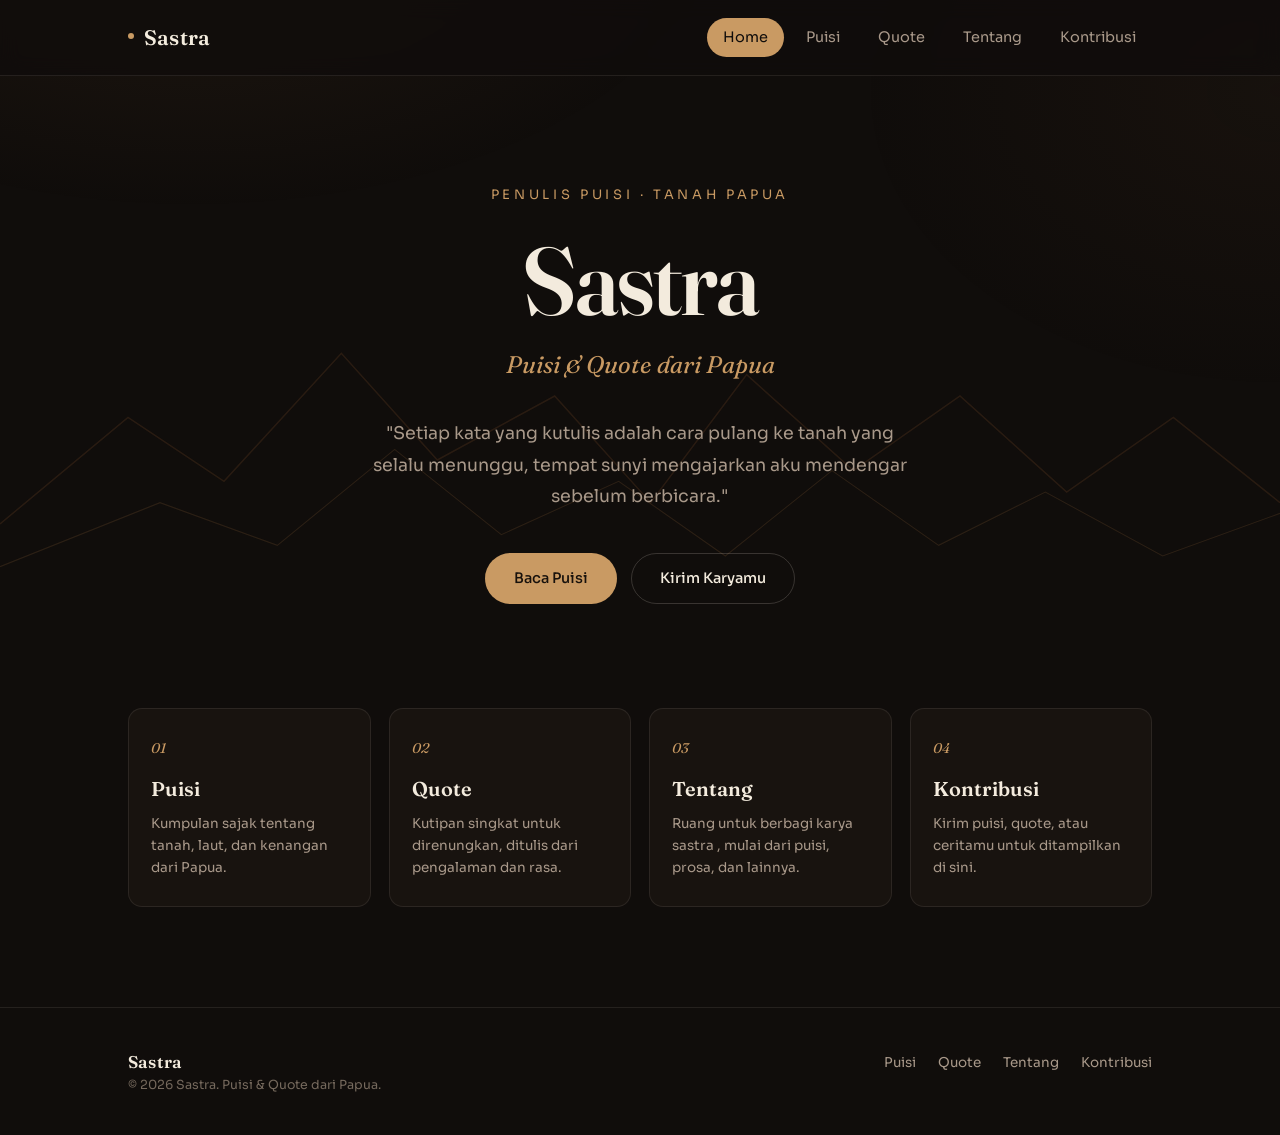
<file: index.html>
<!DOCTYPE html>
<html lang="id">
<head>
<meta charset="UTF-8" />
<meta name="viewport" content="width=device-width, initial-scale=1.0" />
<title>Sastra — Puisi &amp; Quote dari Papua</title>
<meta name="description" content="Sastra, wadah untuk puisi dan quote dari Papua. Berbagi karya sastra dan tulisan inspiratif." />
<link rel="preconnect" href="https://fonts.googleapis.com" />
<link rel="preconnect" href="https://fonts.gstatic.com" crossorigin />
<link href="https://fonts.googleapis.com/css2?family=Fraunces:ital,wght@0,500;0,600;1,500&family=Sora:wght@400;500;600&display=swap" rel="stylesheet" />
<link rel="stylesheet" href="style.css" />
</head>
<body>

<header class="site-header">
  <nav class="nav">
    <a href="index.html" class="brand"><span class="dot"></span>Sastra</a>
    <button class="nav-toggle" aria-label="Buka menu" aria-expanded="false">
      <span></span><span></span><span></span>
    </button>
    <ul class="nav-links">
      <li><a href="index.html">Home</a></li>
      <li><a href="puisi.html">Puisi</a></li>
      <li><a href="quote.html">Quote</a></li>
      <li><a href="tentang.html">Tentang</a></li>
      <li><a href="kontribusi.html">Kontribusi</a></li>
    </ul>
  </nav>
</header>

<main>
  <section class="hero">
    <svg class="hero-motif" viewBox="0 0 1200 500" preserveAspectRatio="xMidYMax slice" aria-hidden="true">
      <path d="M0 420 L120 320 L210 380 L320 260 L410 360 L520 300 L610 400 L700 280 L800 370 L900 300 L1000 390 L1100 320 L1200 400"
            fill="none" stroke="#6f4526" stroke-width="1.4" opacity="0.5"/>
      <path d="M0 460 L150 400 L260 440 L370 350 L470 430 L580 380 L680 450 L780 370 L880 440 L980 390 L1090 450 L1200 410"
            fill="none" stroke="#a2703f" stroke-width="1" opacity="0.35"/>
    </svg>
    <div class="container hero-inner">
      <p class="hero-kicker">Penulis Puisi &middot; Tanah Papua</p>
      <h1>Sastra</h1>
      <p class="hero-subtitle">Puisi &amp; Quote dari Papua</p>
      <p class="hero-quote">
        "Setiap kata yang kutulis adalah cara pulang ke tanah yang selalu menunggu,
        tempat sunyi mengajarkan aku mendengar sebelum berbicara."
      </p>
      <div class="hero-actions">
        <a href="puisi.html" class="btn btn-primary">Baca Puisi</a>
        <a href="kontribusi.html" class="btn btn-outline">Kirim Karyamu</a>
      </div>
    </div>
  </section>

  <section class="explore">
    <div class="container explore-grid">
      <a href="puisi.html" class="explore-card">
        <span class="num">01</span>
        <h3>Puisi</h3>
        <p>Kumpulan sajak tentang tanah, laut, dan kenangan dari Papua.</p>
      </a>
      <a href="quote.html" class="explore-card">
        <span class="num">02</span>
        <h3>Quote</h3>
        <p>Kutipan singkat untuk direnungkan, ditulis dari pengalaman dan rasa.</p>
      </a>
      <a href="tentang.html" class="explore-card">
        <span class="num">03</span>
        <h3>Tentang</h3>
        <p>Ruang untuk berbagi karya sastra , mulai dari puisi, prosa, dan lainnya.</p>
      </a>
      <a href="kontribusi.html" class="explore-card">
        <span class="num">04</span>
        <h3>Kontribusi</h3>
        <p>Kirim puisi, quote, atau ceritamu untuk ditampilkan di sini.</p>
      </a>
    </div>
  </section>
</main>

<footer class="site-footer">
  <div class="container footer-inner">
    <span class="brand">Sastra</span>
    <ul class="footer-links">
      <li><a href="puisi.html">Puisi</a></li>
      <li><a href="quote.html">Quote</a></li>
      <li><a href="tentang.html">Tentang</a></li>
      <li><a href="kontribusi.html">Kontribusi</a></li>
    </ul>
  </div>
  <div class="container">
    <p class="footer-note">&copy; 2026 Sastra. Puisi &amp; Quote dari Papua.</p>
  </div>
</footer>

<script src="script.js"></script>
</body>
</html>
</file>
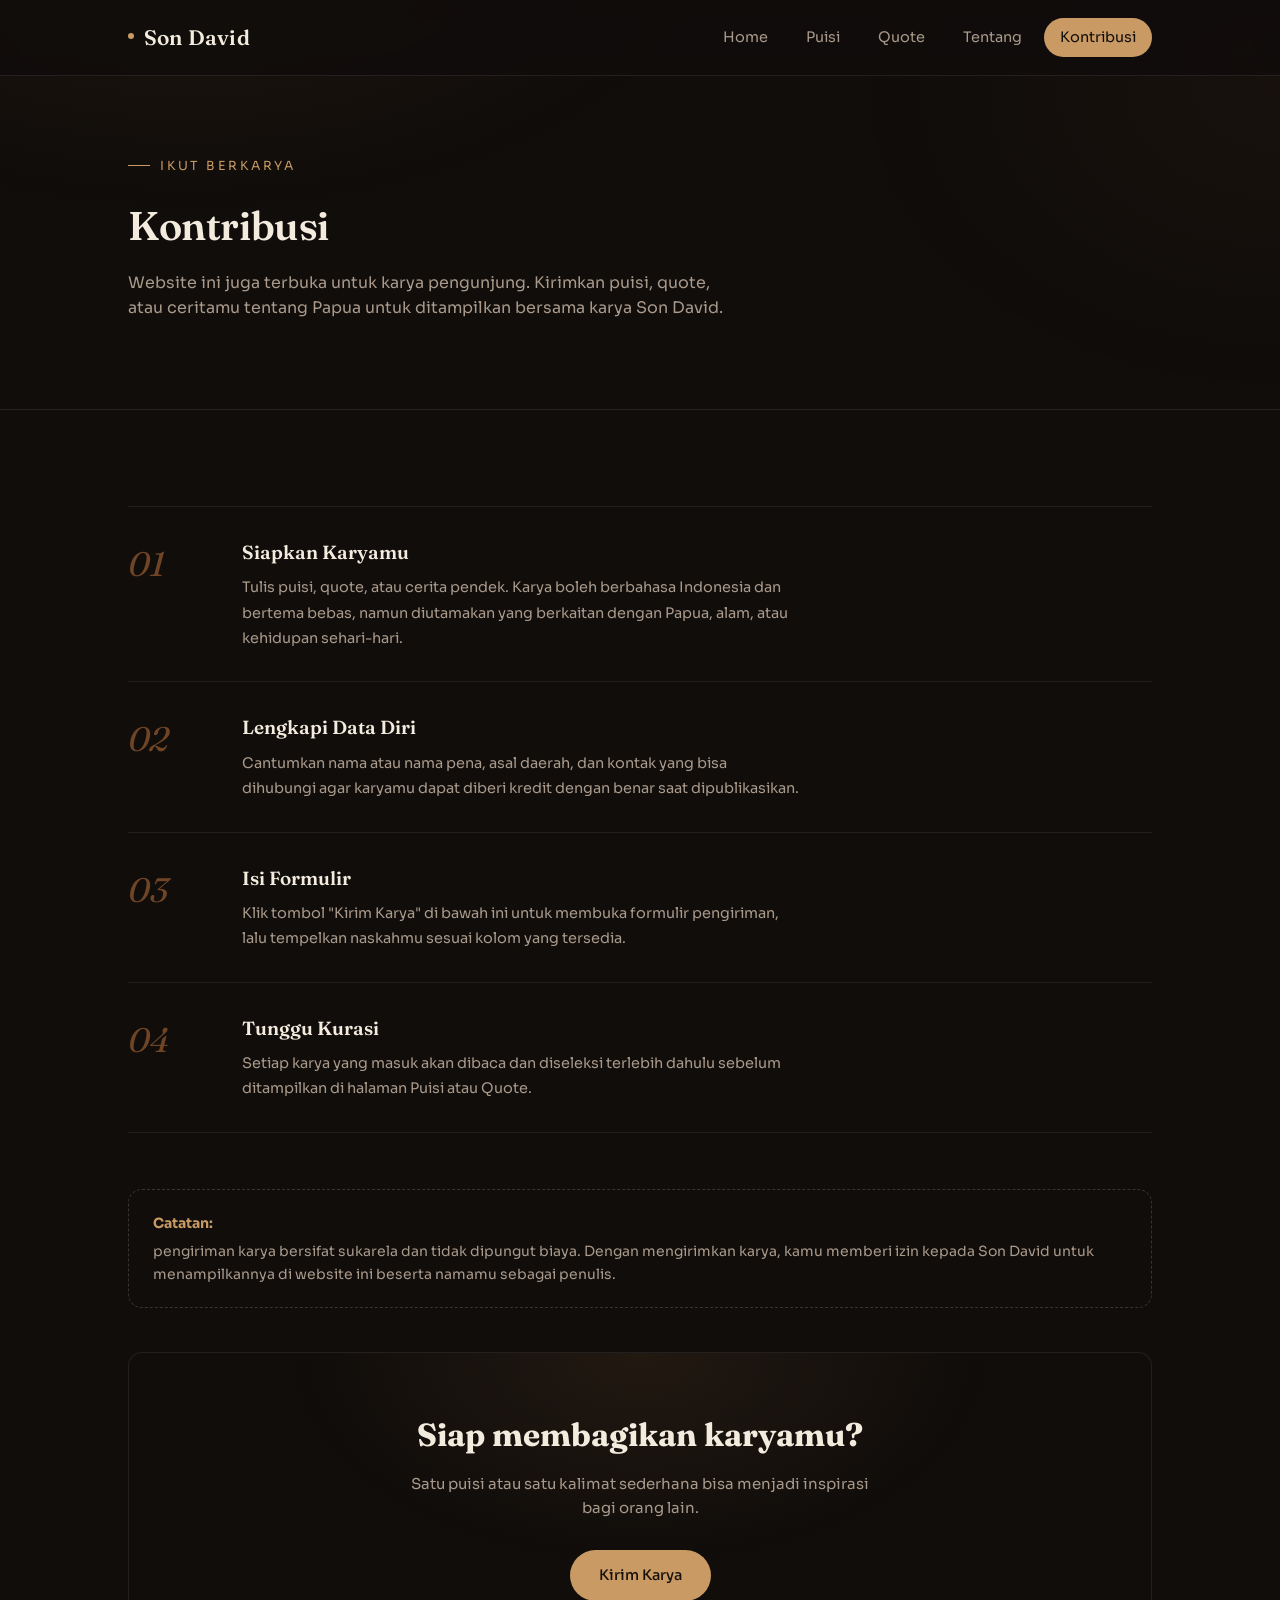
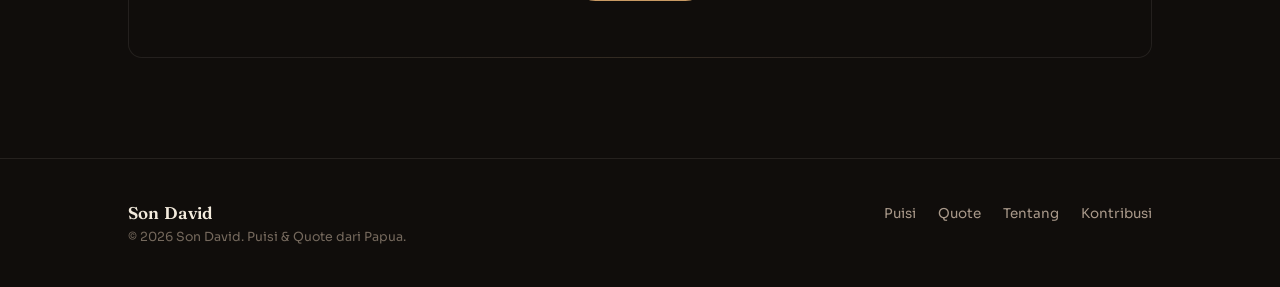
<file: kontribusi.html>
<!DOCTYPE html>
<html lang="id">
<head>
<meta charset="UTF-8" />
<meta name="viewport" content="width=device-width, initial-scale=1.0" />
<title>Kontribusi — Son David</title>
<meta name="description" content="Cara mengirimkan puisi, quote, atau cerita untuk ditampilkan di website Son David." />
<link rel="preconnect" href="https://fonts.googleapis.com" />
<link rel="preconnect" href="https://fonts.gstatic.com" crossorigin />
<link href="https://fonts.googleapis.com/css2?family=Fraunces:ital,wght@0,500;0,600;1,500&family=Sora:wght@400;500;600&display=swap" rel="stylesheet" />
<link rel="stylesheet" href="style.css" />
</head>
<body>

<header class="site-header">
  <nav class="nav">
    <a href="index.html" class="brand"><span class="dot"></span>Son David</a>
    <button class="nav-toggle" aria-label="Buka menu" aria-expanded="false">
      <span></span><span></span><span></span>
    </button>
    <ul class="nav-links">
      <li><a href="index.html">Home</a></li>
      <li><a href="puisi.html">Puisi</a></li>
      <li><a href="quote.html">Quote</a></li>
      <li><a href="tentang.html">Tentang</a></li>
      <li><a href="kontribusi.html">Kontribusi</a></li>
    </ul>
  </nav>
</header>

<main>
  <section class="page-hero">
    <div class="container">
      <p class="eyebrow">Ikut Berkarya</p>
      <h1 class="section-title">Kontribusi</h1>
      <p class="section-lede">
        Website ini juga terbuka untuk karya pengunjung. Kirimkan puisi, quote,
        atau ceritamu tentang Papua untuk ditampilkan bersama karya Son David.
      </p>
    </div>
  </section>

  <section class="content-section">
    <div class="container">
      <div class="steps">
        <div class="step-row">
          <span class="step-index">01</span>
          <div>
            <h3>Siapkan Karyamu</h3>
            <p>Tulis puisi, quote, atau cerita pendek. Karya boleh berbahasa Indonesia dan bertema bebas, namun diutamakan yang berkaitan dengan Papua, alam, atau kehidupan sehari-hari.</p>
          </div>
        </div>
        <div class="step-row">
          <span class="step-index">02</span>
          <div>
            <h3>Lengkapi Data Diri</h3>
            <p>Cantumkan nama atau nama pena, asal daerah, dan kontak yang bisa dihubungi agar karyamu dapat diberi kredit dengan benar saat dipublikasikan.</p>
          </div>
        </div>
        <div class="step-row">
          <span class="step-index">03</span>
          <div>
            <h3>Isi Formulir</h3>
            <p>Klik tombol "Kirim Karya" di bawah ini untuk membuka formulir pengiriman, lalu tempelkan naskahmu sesuai kolom yang tersedia.</p>
          </div>
        </div>
        <div class="step-row">
          <span class="step-index">04</span>
          <div>
            <h3>Tunggu Kurasi</h3>
            <p>Setiap karya yang masuk akan dibaca dan diseleksi terlebih dahulu sebelum ditampilkan di halaman Puisi atau Quote.</p>
          </div>
        </div>
      </div>

      <p class="contrib-note">
        <strong>Catatan:</strong> pengiriman karya bersifat sukarela dan tidak dipungut biaya.
        Dengan mengirimkan karya, kamu memberi izin kepada Son David untuk menampilkannya di website ini beserta namamu sebagai penulis.
      </p>

      <div class="cta-block">
        <h3>Siap membagikan karyamu?</h3>
        <p>Satu puisi atau satu kalimat sederhana bisa menjadi inspirasi bagi orang lain.</p>
        <a
          href="https://forms.gle/GANTI-DENGAN-LINK-FORM-ANDA"
          class="btn btn-primary"
          target="_blank"
          rel="noopener noreferrer"
        >
          Kirim Karya
        </a>
      </div>
    </div>
  </section>
</main>

<footer class="site-footer">
  <div class="container footer-inner">
    <span class="brand">Son David</span>
    <ul class="footer-links">
      <li><a href="puisi.html">Puisi</a></li>
      <li><a href="quote.html">Quote</a></li>
      <li><a href="tentang.html">Tentang</a></li>
      <li><a href="kontribusi.html">Kontribusi</a></li>
    </ul>
  </div>
  <div class="container">
    <p class="footer-note">&copy; 2026 Son David. Puisi &amp; Quote dari Papua.</p>
  </div>
</footer>

<script src="script.js"></script>
</body>
</html>
</file>
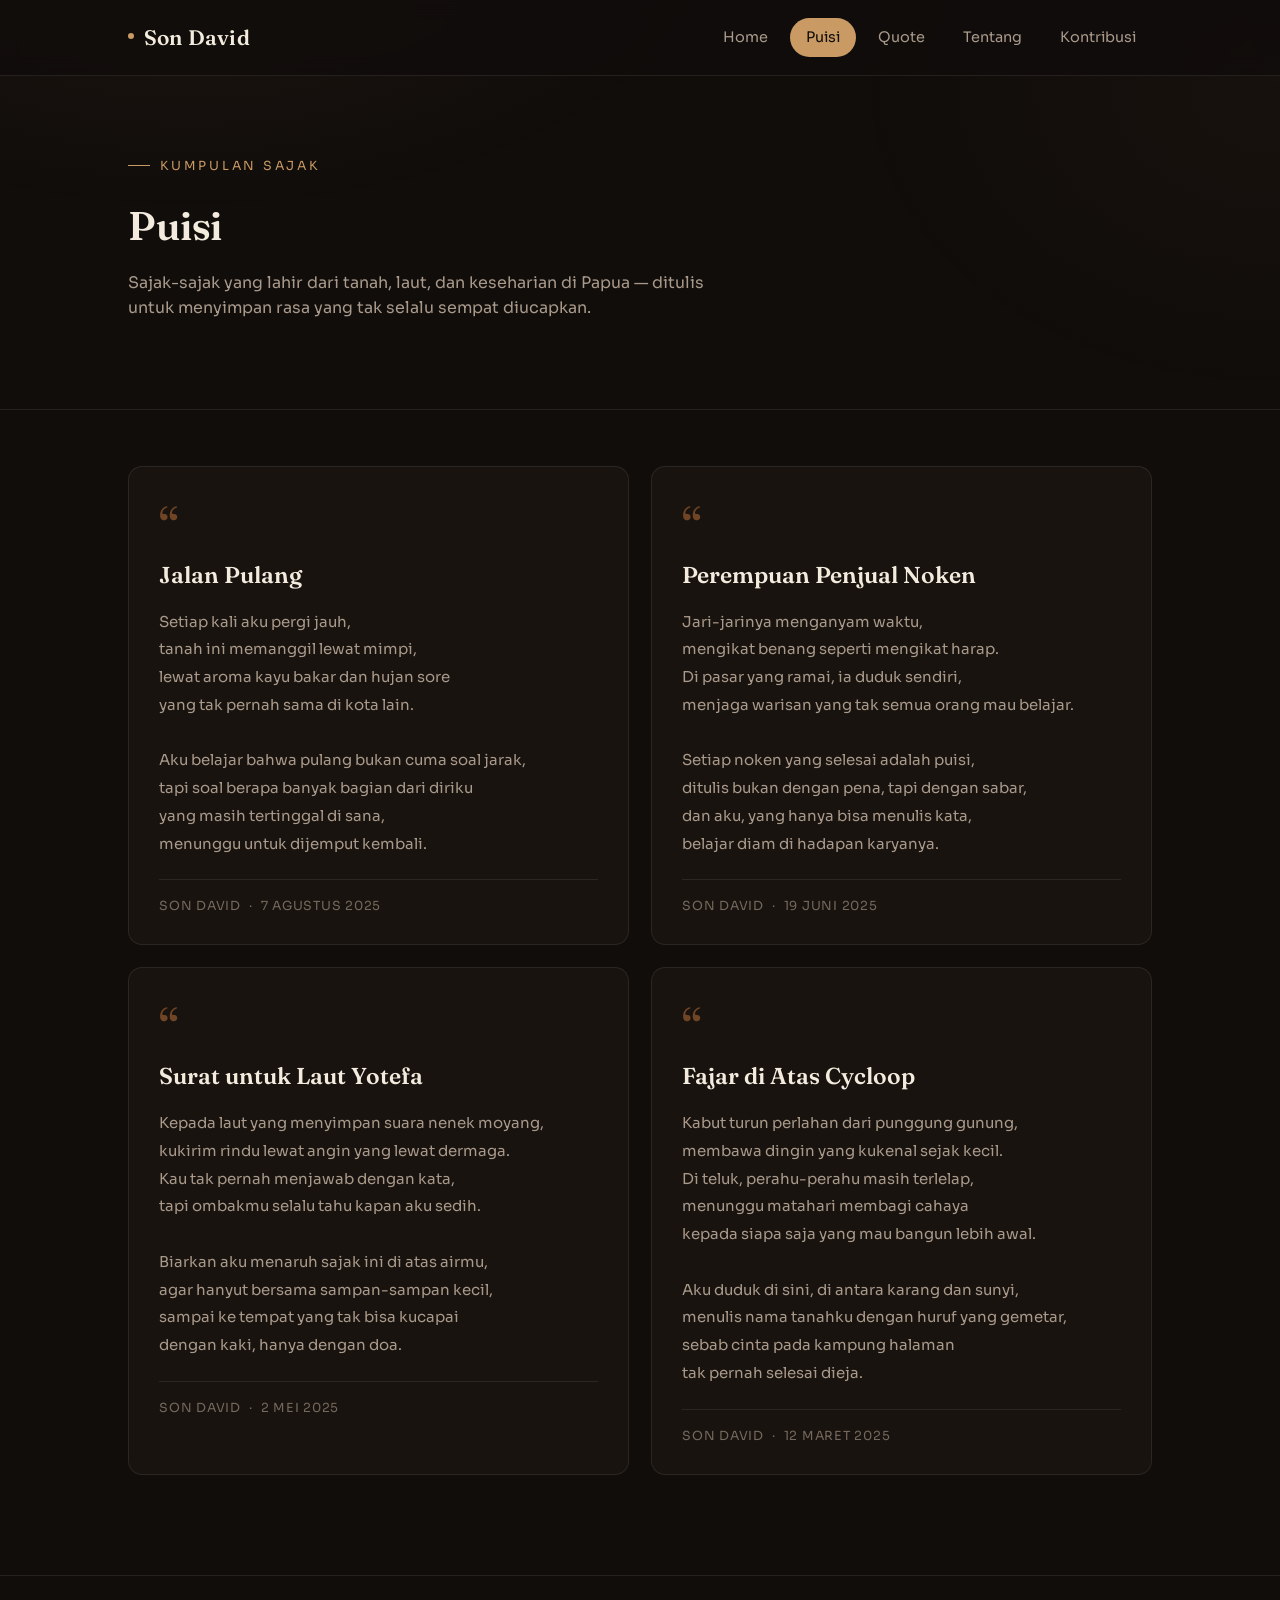
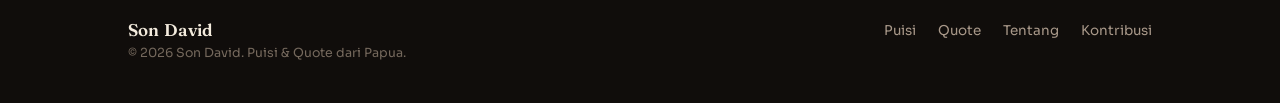
<file: puisi.html>
<!DOCTYPE html>
<html lang="id">
<head>
<meta charset="UTF-8" />
<meta name="viewport" content="width=device-width, initial-scale=1.0" />
<title>Puisi — Son David</title>
<meta name="description" content="Kumpulan puisi karya Son David tentang tanah dan kehidupan di Papua." />
<link rel="preconnect" href="https://fonts.googleapis.com" />
<link rel="preconnect" href="https://fonts.gstatic.com" crossorigin />
<link href="https://fonts.googleapis.com/css2?family=Fraunces:ital,wght@0,500;0,600;1,500&family=Sora:wght@400;500;600&display=swap" rel="stylesheet" />
<link rel="stylesheet" href="style.css" />
</head>
<body>

<header class="site-header">
  <nav class="nav">
    <a href="index.html" class="brand"><span class="dot"></span>Son David</a>
    <button class="nav-toggle" aria-label="Buka menu" aria-expanded="false">
      <span></span><span></span><span></span>
    </button>
    <ul class="nav-links">
      <li><a href="index.html">Home</a></li>
      <li><a href="puisi.html">Puisi</a></li>
      <li><a href="quote.html">Quote</a></li>
      <li><a href="tentang.html">Tentang</a></li>
      <li><a href="kontribusi.html">Kontribusi</a></li>
    </ul>
  </nav>
</header>

<main>
  <section class="page-hero">
    <div class="container">
      <p class="eyebrow">Kumpulan Sajak</p>
      <h1 class="section-title">Puisi</h1>
      <p class="section-lede">
        Sajak-sajak yang lahir dari tanah, laut, dan keseharian di Papua —
        ditulis untuk menyimpan rasa yang tak selalu sempat diucapkan.
      </p>
    </div>
  </section>

  <section class="content-section">
    <div class="container">
      <div id="puisi-list" class="card-grid">
        <p class="state-msg">Memuat puisi&hellip;</p>
      </div>
    </div>
  </section>
</main>

<footer class="site-footer">
  <div class="container footer-inner">
    <span class="brand">Son David</span>
    <ul class="footer-links">
      <li><a href="puisi.html">Puisi</a></li>
      <li><a href="quote.html">Quote</a></li>
      <li><a href="tentang.html">Tentang</a></li>
      <li><a href="kontribusi.html">Kontribusi</a></li>
    </ul>
  </div>
  <div class="container">
    <p class="footer-note">&copy; 2026 Son David. Puisi &amp; Quote dari Papua.</p>
  </div>
</footer>

<script src="script.js"></script>
</body>
</html>
</file>
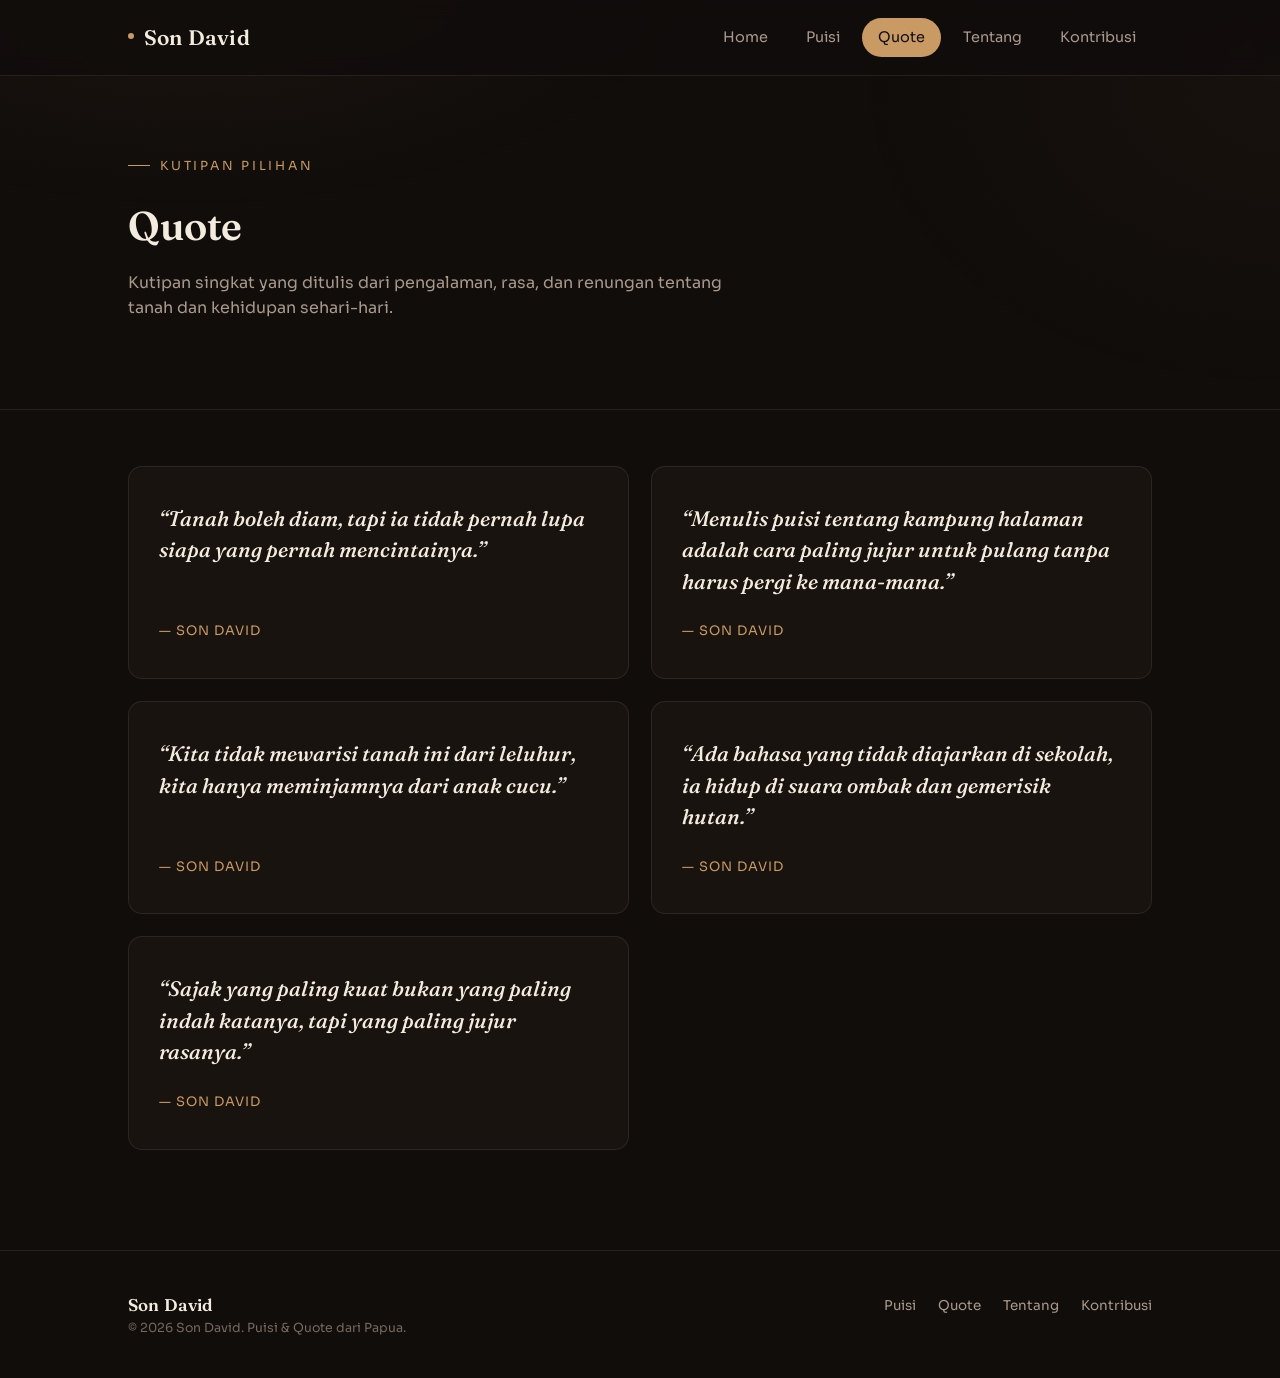
<file: quote.html>
<!DOCTYPE html>
<html lang="id">
<head>
<meta charset="UTF-8" />
<meta name="viewport" content="width=device-width, initial-scale=1.0" />
<title>Quote — Son David</title>
<meta name="description" content="Kumpulan quote karya Son David, penulis puisi dari Papua." />
<link rel="preconnect" href="https://fonts.googleapis.com" />
<link rel="preconnect" href="https://fonts.gstatic.com" crossorigin />
<link href="https://fonts.googleapis.com/css2?family=Fraunces:ital,wght@0,500;0,600;1,500&family=Sora:wght@400;500;600&display=swap" rel="stylesheet" />
<link rel="stylesheet" href="style.css" />
</head>
<body>

<header class="site-header">
  <nav class="nav">
    <a href="index.html" class="brand"><span class="dot"></span>Son David</a>
    <button class="nav-toggle" aria-label="Buka menu" aria-expanded="false">
      <span></span><span></span><span></span>
    </button>
    <ul class="nav-links">
      <li><a href="index.html">Home</a></li>
      <li><a href="puisi.html">Puisi</a></li>
      <li><a href="quote.html">Quote</a></li>
      <li><a href="tentang.html">Tentang</a></li>
      <li><a href="kontribusi.html">Kontribusi</a></li>
    </ul>
  </nav>
</header>

<main>
  <section class="page-hero">
    <div class="container">
      <p class="eyebrow">Kutipan Pilihan</p>
      <h1 class="section-title">Quote</h1>
      <p class="section-lede">
        Kutipan singkat yang ditulis dari pengalaman, rasa, dan renungan
        tentang tanah dan kehidupan sehari-hari.
      </p>
    </div>
  </section>

  <section class="content-section">
    <div class="container">
      <div id="quote-list" class="card-grid">
        <p class="state-msg">Memuat quote&hellip;</p>
      </div>
    </div>
  </section>
</main>

<footer class="site-footer">
  <div class="container footer-inner">
    <span class="brand">Son David</span>
    <ul class="footer-links">
      <li><a href="puisi.html">Puisi</a></li>
      <li><a href="quote.html">Quote</a></li>
      <li><a href="tentang.html">Tentang</a></li>
      <li><a href="kontribusi.html">Kontribusi</a></li>
    </ul>
  </div>
  <div class="container">
    <p class="footer-note">&copy; 2026 Son David. Puisi &amp; Quote dari Papua.</p>
  </div>
</footer>

<script src="script.js"></script>
</body>
</html>
</file>
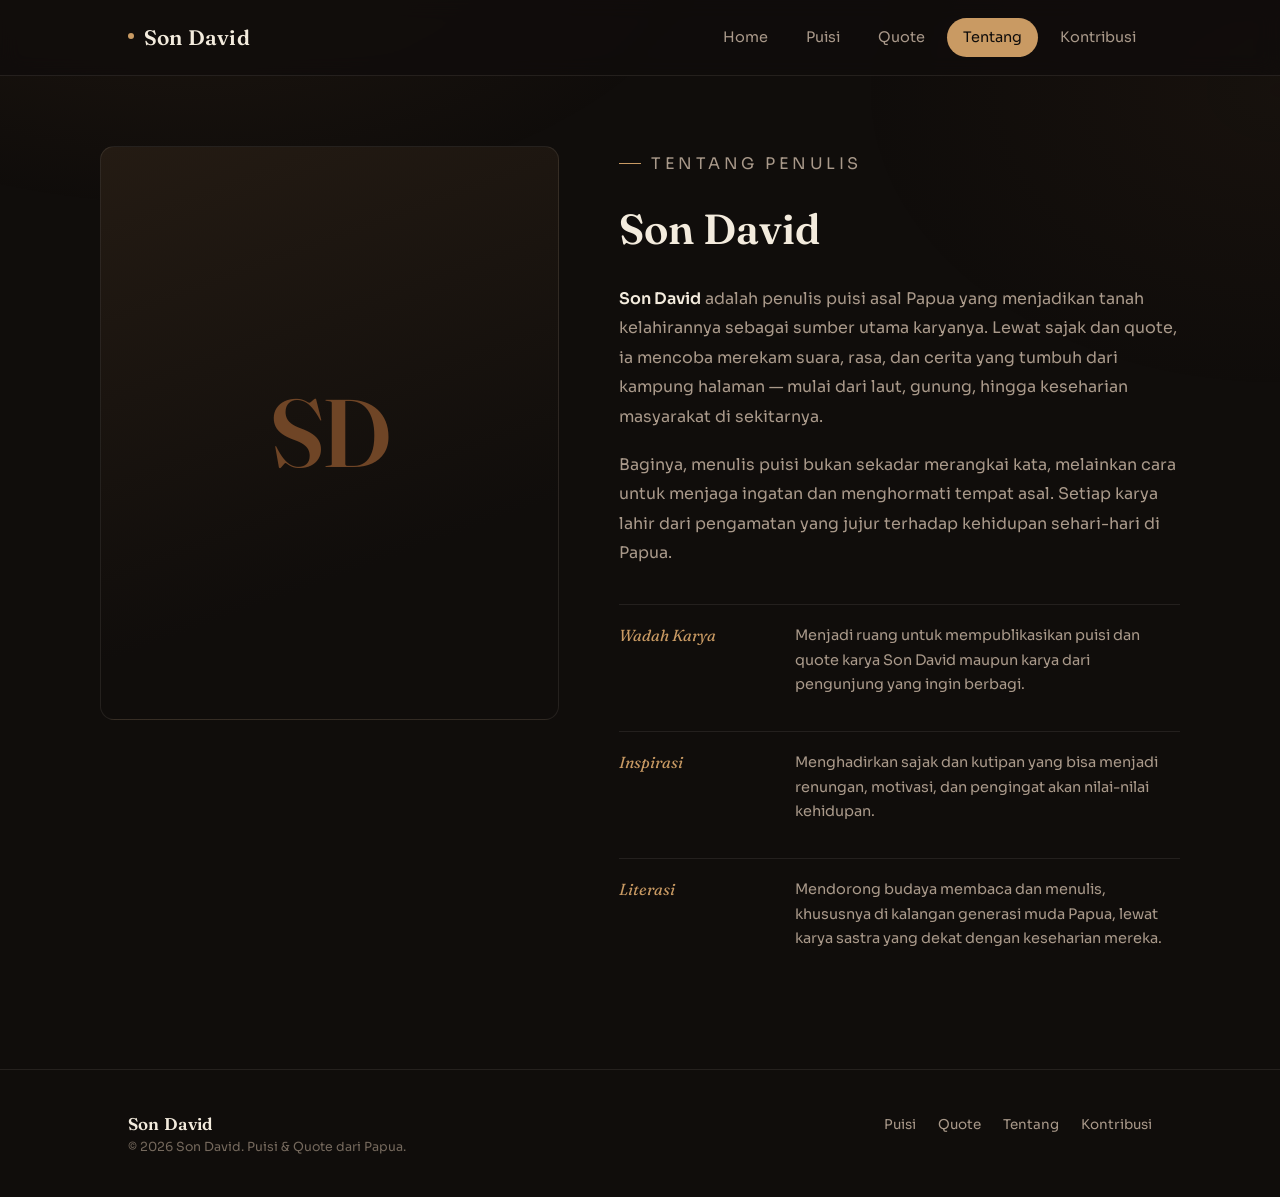
<file: tentang.html>
<!DOCTYPE html>
<html lang="id">
<head>
<meta charset="UTF-8" />
<meta name="viewport" content="width=device-width, initial-scale=1.0" />
<title>Tentang — Son David</title>
<meta name="description" content="Profil Son David, penulis puisi dari Papua, serta tujuan di balik website ini." />
<link rel="preconnect" href="https://fonts.googleapis.com" />
<link rel="preconnect" href="https://fonts.gstatic.com" crossorigin />
<link href="https://fonts.googleapis.com/css2?family=Fraunces:ital,wght@0,500;0,600;1,500&family=Sora:wght@400;500;600&display=swap" rel="stylesheet" />
<link rel="stylesheet" href="style.css" />
</head>
<body>

<header class="site-header">
  <nav class="nav">
    <a href="index.html" class="brand"><span class="dot"></span>Son David</a>
    <button class="nav-toggle" aria-label="Buka menu" aria-expanded="false">
      <span></span><span></span><span></span>
    </button>
    <ul class="nav-links">
      <li><a href="index.html">Home</a></li>
      <li><a href="puisi.html">Puisi</a></li>
      <li><a href="quote.html">Quote</a></li>
      <li><a href="tentang.html">Tentang</a></li>
      <li><a href="kontribusi.html">Kontribusi</a></li>
    </ul>
  </nav>
</header>

<main>
  <section class="container about-layout">
    <div class="about-portrait">
      <span class="initials">SD</span>
    </div>
    <div class="about-copy">
      <p class="eyebrow">Tentang Penulis</p>
      <h2>Son David</h2>
      <p>
        <strong>Son David</strong> adalah penulis puisi asal Papua yang menjadikan tanah
        kelahirannya sebagai sumber utama karyanya. Lewat sajak dan quote, ia mencoba
        merekam suara, rasa, dan cerita yang tumbuh dari kampung halaman — mulai dari
        laut, gunung, hingga keseharian masyarakat di sekitarnya.
      </p>
      <p>
        Baginya, menulis puisi bukan sekadar merangkai kata, melainkan cara untuk
        menjaga ingatan dan menghormati tempat asal. Setiap karya lahir dari pengamatan
        yang jujur terhadap kehidupan sehari-hari di Papua.
      </p>

      <div class="about-goals">
        <div class="goal-row">
          <span class="g-title">Wadah Karya</span>
          <p>Menjadi ruang untuk mempublikasikan puisi dan quote karya Son David maupun karya dari pengunjung yang ingin berbagi.</p>
        </div>
        <div class="goal-row">
          <span class="g-title">Inspirasi</span>
          <p>Menghadirkan sajak dan kutipan yang bisa menjadi renungan, motivasi, dan pengingat akan nilai-nilai kehidupan.</p>
        </div>
        <div class="goal-row">
          <span class="g-title">Literasi</span>
          <p>Mendorong budaya membaca dan menulis, khususnya di kalangan generasi muda Papua, lewat karya sastra yang dekat dengan keseharian mereka.</p>
        </div>
      </div>
    </div>
  </section>
</main>

<footer class="site-footer">
  <div class="container footer-inner">
    <span class="brand">Son David</span>
    <ul class="footer-links">
      <li><a href="puisi.html">Puisi</a></li>
      <li><a href="quote.html">Quote</a></li>
      <li><a href="tentang.html">Tentang</a></li>
      <li><a href="kontribusi.html">Kontribusi</a></li>
    </ul>
  </div>
  <div class="container">
    <p class="footer-note">&copy; 2026 Son David. Puisi &amp; Quote dari Papua.</p>
  </div>
</footer>

<script src="script.js"></script>
</body>
</html>
</file>
<file: style.css>
/* =========================================================
   Son David — Puisi & Quote dari Papua
   Design tokens
   ========================================================= */
:root {
  --bg: #100d0b;
  --bg-alt: #1a1512;
  --bg-card: #18130f;
  --line: rgba(241, 233, 221, 0.09);
  --line-strong: rgba(241, 233, 221, 0.18);
  --brown-deep: #6f4526;
  --brown: #a2703f;
  --brown-light: #c99a63;
  --cream: #f3ebdd;
  --muted: #a9998a;
  --muted-dim: #75695d;

  --font-display: "Fraunces", "Georgia", serif;
  --font-body: "Sora", "Segoe UI", sans-serif;

  --max-w: 1080px;
  --radius: 14px;
  --ease: cubic-bezier(0.22, 1, 0.36, 1);
}

* {
  box-sizing: border-box;
}

html {
  scroll-behavior: smooth;
}

body {
  margin: 0;
  background: var(--bg);
  color: var(--cream);
  font-family: var(--font-body);
  font-size: 16px;
  line-height: 1.6;
  -webkit-font-smoothing: antialiased;
}

body::before {
  content: "";
  position: fixed;
  inset: 0;
  pointer-events: none;
  z-index: 0;
  background-image:
    radial-gradient(ellipse 900px 500px at 15% -10%, rgba(162, 112, 63, 0.10), transparent 60%),
    radial-gradient(ellipse 700px 500px at 100% 10%, rgba(111, 69, 38, 0.08), transparent 60%);
}

a {
  color: inherit;
  text-decoration: none;
}

img {
  max-width: 100%;
}

.container {
  max-width: var(--max-w);
  margin: 0 auto;
  padding: 0 28px;
  position: relative;
  z-index: 1;
}

::selection {
  background: var(--brown-deep);
  color: var(--cream);
}

::-webkit-scrollbar {
  width: 10px;
}
::-webkit-scrollbar-track {
  background: var(--bg);
}
::-webkit-scrollbar-thumb {
  background: var(--brown-deep);
  border-radius: 10px;
}

:focus-visible {
  outline: 2px solid var(--brown-light);
  outline-offset: 3px;
}

/* =========================================================
   Eyebrow / labels / section headers
   ========================================================= */
.eyebrow {
  display: inline-flex;
  align-items: center;
  gap: 10px;
  font-family: var(--font-body);
  font-size: 12.5px;
  letter-spacing: 0.22em;
  text-transform: uppercase;
  color: var(--brown-light);
  margin: 0 0 18px;
}

.eyebrow::before {
  content: "";
  width: 22px;
  height: 1px;
  background: var(--brown-light);
  display: inline-block;
}

.section-title {
  font-family: var(--font-display);
  font-weight: 600;
  font-size: clamp(28px, 4vw, 40px);
  color: var(--cream);
  margin: 0 0 12px;
  letter-spacing: -0.01em;
}

.section-lede {
  color: var(--muted);
  font-size: 16px;
  max-width: 620px;
  margin: 0 0 48px;
}

/* =========================================================
   Navbar
   ========================================================= */
.site-header {
  position: sticky;
  top: 0;
  z-index: 40;
  background: rgba(16, 13, 11, 0.82);
  backdrop-filter: blur(10px);
  border-bottom: 1px solid var(--line);
}

.nav {
  max-width: var(--max-w);
  margin: 0 auto;
  padding: 18px 28px;
  display: flex;
  align-items: center;
  justify-content: space-between;
}

.brand {
  display: flex;
  align-items: baseline;
  gap: 10px;
  font-family: var(--font-display);
  font-size: 21px;
  font-weight: 600;
  color: var(--cream);
  letter-spacing: 0.01em;
}

.brand .dot {
  width: 6px;
  height: 6px;
  border-radius: 50%;
  background: var(--brown-light);
  display: inline-block;
  transform: translateY(-6px);
}

.nav-links {
  display: flex;
  align-items: center;
  gap: 6px;
  list-style: none;
  margin: 0;
  padding: 0;
}

.nav-links a {
  display: inline-block;
  padding: 8px 16px;
  border-radius: 999px;
  font-size: 14.5px;
  color: var(--muted);
  transition: color 0.25s var(--ease), background 0.25s var(--ease);
}

.nav-links a:hover {
  color: var(--cream);
  background: var(--line);
}

.nav-links a.active {
  color: var(--bg);
  background: var(--brown-light);
}

.nav-toggle {
  display: none;
  flex-direction: column;
  gap: 5px;
  background: none;
  border: none;
  cursor: pointer;
  padding: 8px;
}

.nav-toggle span {
  width: 22px;
  height: 1.5px;
  background: var(--cream);
  display: block;
}

/* =========================================================
   Hero (index)
   ========================================================= */
.hero {
  position: relative;
  padding: 96px 0 84px;
  overflow: hidden;
}

.hero-motif {
  position: absolute;
  inset: 0;
  z-index: 0;
  opacity: 0.55;
  pointer-events: none;
}

.hero-inner {
  position: relative;
  z-index: 1;
  text-align: center;
  max-width: 760px;
  margin: 0 auto;
}

.hero-kicker {
  font-size: 13px;
  letter-spacing: 0.28em;
  text-transform: uppercase;
  color: var(--brown-light);
  margin-bottom: 26px;
}

.hero h1 {
  font-family: var(--font-display);
  font-weight: 600;
  font-size: clamp(52px, 10vw, 96px);
  line-height: 1;
  margin: 0;
  color: var(--cream);
  letter-spacing: -0.02em;
}

.hero-subtitle {
  font-family: var(--font-display);
  font-style: italic;
  font-weight: 400;
  color: var(--brown-light);
  font-size: clamp(18px, 2.6vw, 24px);
  margin: 18px 0 34px;
}

.hero-quote {
  font-size: 17.5px;
  color: var(--muted);
  max-width: 540px;
  margin: 0 auto 40px;
  line-height: 1.8;
}

.hero-actions {
  display: flex;
  gap: 14px;
  justify-content: center;
  flex-wrap: wrap;
}

/* =========================================================
   Buttons
   ========================================================= */
.btn {
  display: inline-flex;
  align-items: center;
  gap: 8px;
  padding: 13px 28px;
  border-radius: 999px;
  font-family: var(--font-body);
  font-size: 14.5px;
  font-weight: 500;
  cursor: pointer;
  border: 1px solid transparent;
  transition: transform 0.25s var(--ease), background 0.25s var(--ease), border-color 0.25s var(--ease), color 0.25s var(--ease);
}

.btn:hover {
  transform: translateY(-2px);
}

.btn-primary {
  background: var(--brown-light);
  color: #17110c;
}

.btn-primary:hover {
  background: var(--cream);
}

.btn-outline {
  background: transparent;
  color: var(--cream);
  border-color: var(--line-strong);
}

.btn-outline:hover {
  border-color: var(--brown-light);
  color: var(--brown-light);
}

/* =========================================================
   Nav-cards on Home
   ========================================================= */
.explore {
  padding: 20px 0 100px;
}

.explore-grid {
  display: grid;
  grid-template-columns: repeat(4, 1fr);
  gap: 18px;
}

.explore-card {
  display: block;
  padding: 28px 22px;
  background: var(--bg-card);
  border: 1px solid var(--line);
  border-radius: var(--radius);
  transition: transform 0.3s var(--ease), border-color 0.3s var(--ease), background 0.3s var(--ease);
}

.explore-card:hover {
  transform: translateY(-4px);
  border-color: var(--line-strong);
  background: #1d1712;
}

.explore-card .num {
  font-family: var(--font-display);
  font-style: italic;
  color: var(--brown-light);
  font-size: 14px;
  margin-bottom: 14px;
  display: block;
}

.explore-card h3 {
  font-family: var(--font-display);
  font-size: 20px;
  font-weight: 600;
  margin: 0 0 8px;
  color: var(--cream);
}

.explore-card p {
  margin: 0;
  color: var(--muted);
  font-size: 13.5px;
  line-height: 1.6;
}

/* =========================================================
   Cards — puisi & quote
   ========================================================= */
.page-hero {
  padding: 72px 0 40px;
  border-bottom: 1px solid var(--line);
}

.content-section {
  padding: 56px 0 100px;
}

.card-grid {
  display: grid;
  grid-template-columns: repeat(2, 1fr);
  gap: 22px;
}

.poem-card {
  position: relative;
  background: var(--bg-card);
  border: 1px solid var(--line);
  border-radius: var(--radius);
  padding: 34px 30px 28px;
  transition: transform 0.3s var(--ease), border-color 0.3s var(--ease), box-shadow 0.3s var(--ease);
}

.poem-card:hover {
  transform: translateY(-5px);
  border-color: var(--line-strong);
  box-shadow: 0 22px 44px -24px rgba(0, 0, 0, 0.6);
}

.poem-card .mark {
  font-family: var(--font-display);
  font-size: 52px;
  color: var(--brown-deep);
  line-height: 1;
  margin-bottom: 4px;
  display: block;
}

.poem-card h3 {
  font-family: var(--font-display);
  font-size: 23px;
  font-weight: 600;
  color: var(--cream);
  margin: 0 0 14px;
}

.poem-card .body-text {
  white-space: pre-line;
  color: var(--muted);
  font-size: 15px;
  line-height: 1.85;
  margin: 0 0 22px;
}

.poem-card .meta {
  display: flex;
  align-items: center;
  gap: 8px;
  font-size: 12.5px;
  letter-spacing: 0.06em;
  text-transform: uppercase;
  color: var(--muted-dim);
  border-top: 1px solid var(--line);
  padding-top: 16px;
}

.quote-card {
  background: var(--bg-card);
  border: 1px solid var(--line);
  border-radius: var(--radius);
  padding: 36px 30px;
  display: flex;
  flex-direction: column;
  justify-content: space-between;
  transition: transform 0.3s var(--ease), border-color 0.3s var(--ease), box-shadow 0.3s var(--ease);
}

.quote-card:hover {
  transform: translateY(-5px);
  border-color: var(--line-strong);
  box-shadow: 0 22px 44px -24px rgba(0, 0, 0, 0.6);
}

.quote-card blockquote {
  font-family: var(--font-display);
  font-style: italic;
  font-weight: 500;
  font-size: 21px;
  line-height: 1.5;
  color: var(--cream);
  margin: 0 0 24px;
}

.quote-card cite {
  font-style: normal;
  font-size: 13px;
  letter-spacing: 0.08em;
  text-transform: uppercase;
  color: var(--brown-light);
}

.state-msg {
  color: var(--muted-dim);
  font-size: 14px;
  padding: 30px 0;
}

/* =========================================================
   Tentang
   ========================================================= */
.about-layout {
  display: grid;
  grid-template-columns: 0.9fr 1.1fr;
  gap: 60px;
  align-items: start;
  padding: 70px 0 100px;
}

.about-portrait {
  border: 1px solid var(--line);
  border-radius: var(--radius);
  background: linear-gradient(160deg, #241b13, #100d0b 70%);
  aspect-ratio: 4/5;
  display: flex;
  align-items: center;
  justify-content: center;
  position: relative;
  overflow: hidden;
}

.about-portrait .initials {
  font-family: var(--font-display);
  font-size: 96px;
  font-weight: 600;
  color: var(--brown-deep);
  letter-spacing: -0.03em;
}

.about-copy h2 {
  font-family: var(--font-display);
  font-size: clamp(30px, 4vw, 42px);
  font-weight: 600;
  margin: 0 0 20px;
}

.about-copy p {
  color: var(--muted);
  font-size: 16px;
  line-height: 1.85;
  margin: 0 0 18px;
}

.about-copy p strong {
  color: var(--cream);
  font-weight: 600;
}

.about-goals {
  margin-top: 36px;
  display: grid;
  gap: 16px;
}

.goal-row {
  display: flex;
  gap: 16px;
  align-items: flex-start;
  padding: 18px 0;
  border-top: 1px solid var(--line);
}

.goal-row .g-title {
  min-width: 160px;
  font-family: var(--font-display);
  font-style: italic;
  color: var(--brown-light);
  font-size: 16px;
}

.goal-row p {
  margin: 0;
  color: var(--muted);
  font-size: 14.5px;
  line-height: 1.7;
}

/* =========================================================
   Kontribusi
   ========================================================= */
.steps {
  display: grid;
  gap: 0;
  margin: 40px 0 56px;
  border-top: 1px solid var(--line);
}

.step-row {
  display: grid;
  grid-template-columns: 90px 1fr;
  gap: 24px;
  padding: 30px 0;
  border-bottom: 1px solid var(--line);
}

.step-row .step-index {
  font-family: var(--font-display);
  font-style: italic;
  font-size: 34px;
  color: var(--brown-deep);
}

.step-row h3 {
  font-family: var(--font-display);
  font-size: 19px;
  font-weight: 600;
  margin: 0 0 8px;
  color: var(--cream);
}

.step-row p {
  margin: 0;
  color: var(--muted);
  font-size: 14.5px;
  line-height: 1.75;
  max-width: 560px;
}

.contrib-note {
  display: grid;
  grid-template-columns: 1fr;
  gap: 6px;
  padding: 22px 24px;
  border: 1px dashed var(--line-strong);
  border-radius: var(--radius);
  color: var(--muted);
  font-size: 14px;
  margin-bottom: 44px;
}

.contrib-note strong {
  color: var(--brown-light);
}

.cta-block {
  text-align: center;
  padding: 56px 30px;
  border: 1px solid var(--line);
  border-radius: var(--radius);
  background: radial-gradient(ellipse 500px 300px at 50% 0%, rgba(162, 112, 63, 0.12), transparent 70%);
}

.cta-block h3 {
  font-family: var(--font-display);
  font-size: clamp(24px, 3.4vw, 32px);
  margin: 0 0 12px;
}

.cta-block p {
  color: var(--muted);
  max-width: 480px;
  margin: 0 auto 30px;
  font-size: 15px;
}

/* =========================================================
   Footer
   ========================================================= */
.site-footer {
  border-top: 1px solid var(--line);
  padding: 40px 0;
}

.footer-inner {
  display: flex;
  align-items: center;
  justify-content: space-between;
  flex-wrap: wrap;
  gap: 16px;
}

.footer-inner .brand {
  font-size: 17px;
}

.footer-links {
  display: flex;
  gap: 22px;
  list-style: none;
  padding: 0;
  margin: 0;
}

.footer-links a {
  font-size: 13.5px;
  color: var(--muted);
  transition: color 0.2s var(--ease);
}

.footer-links a:hover {
  color: var(--brown-light);
}

.footer-note {
  color: var(--muted-dim);
  font-size: 12.5px;
  margin: 0;
}

/* =========================================================
   Responsive
   ========================================================= */
@media (max-width: 860px) {
  .card-grid {
    grid-template-columns: 1fr;
  }

  .explore-grid {
    grid-template-columns: repeat(2, 1fr);
  }

  .about-layout {
    grid-template-columns: 1fr;
    gap: 36px;
  }

  .about-portrait {
    aspect-ratio: 16/9;
  }
}

@media (max-width: 640px) {
  .nav-links {
    position: fixed;
    top: 66px;
    left: 0;
    right: 0;
    background: var(--bg-alt);
    border-bottom: 1px solid var(--line);
    flex-direction: column;
    align-items: stretch;
    padding: 12px 20px 20px;
    gap: 4px;
    display: none;
  }

  .nav-links.open {
    display: flex;
  }

  .nav-links a {
    padding: 12px 16px;
    text-align: center;
  }

  .nav-toggle {
    display: flex;
  }

  .explore-grid {
    grid-template-columns: 1fr;
  }

  .hero {
    padding: 64px 0 56px;
  }

  .step-row {
    grid-template-columns: 48px 1fr;
  }

  .footer-inner {
    flex-direction: column;
    align-items: flex-start;
  }
}
</file>
